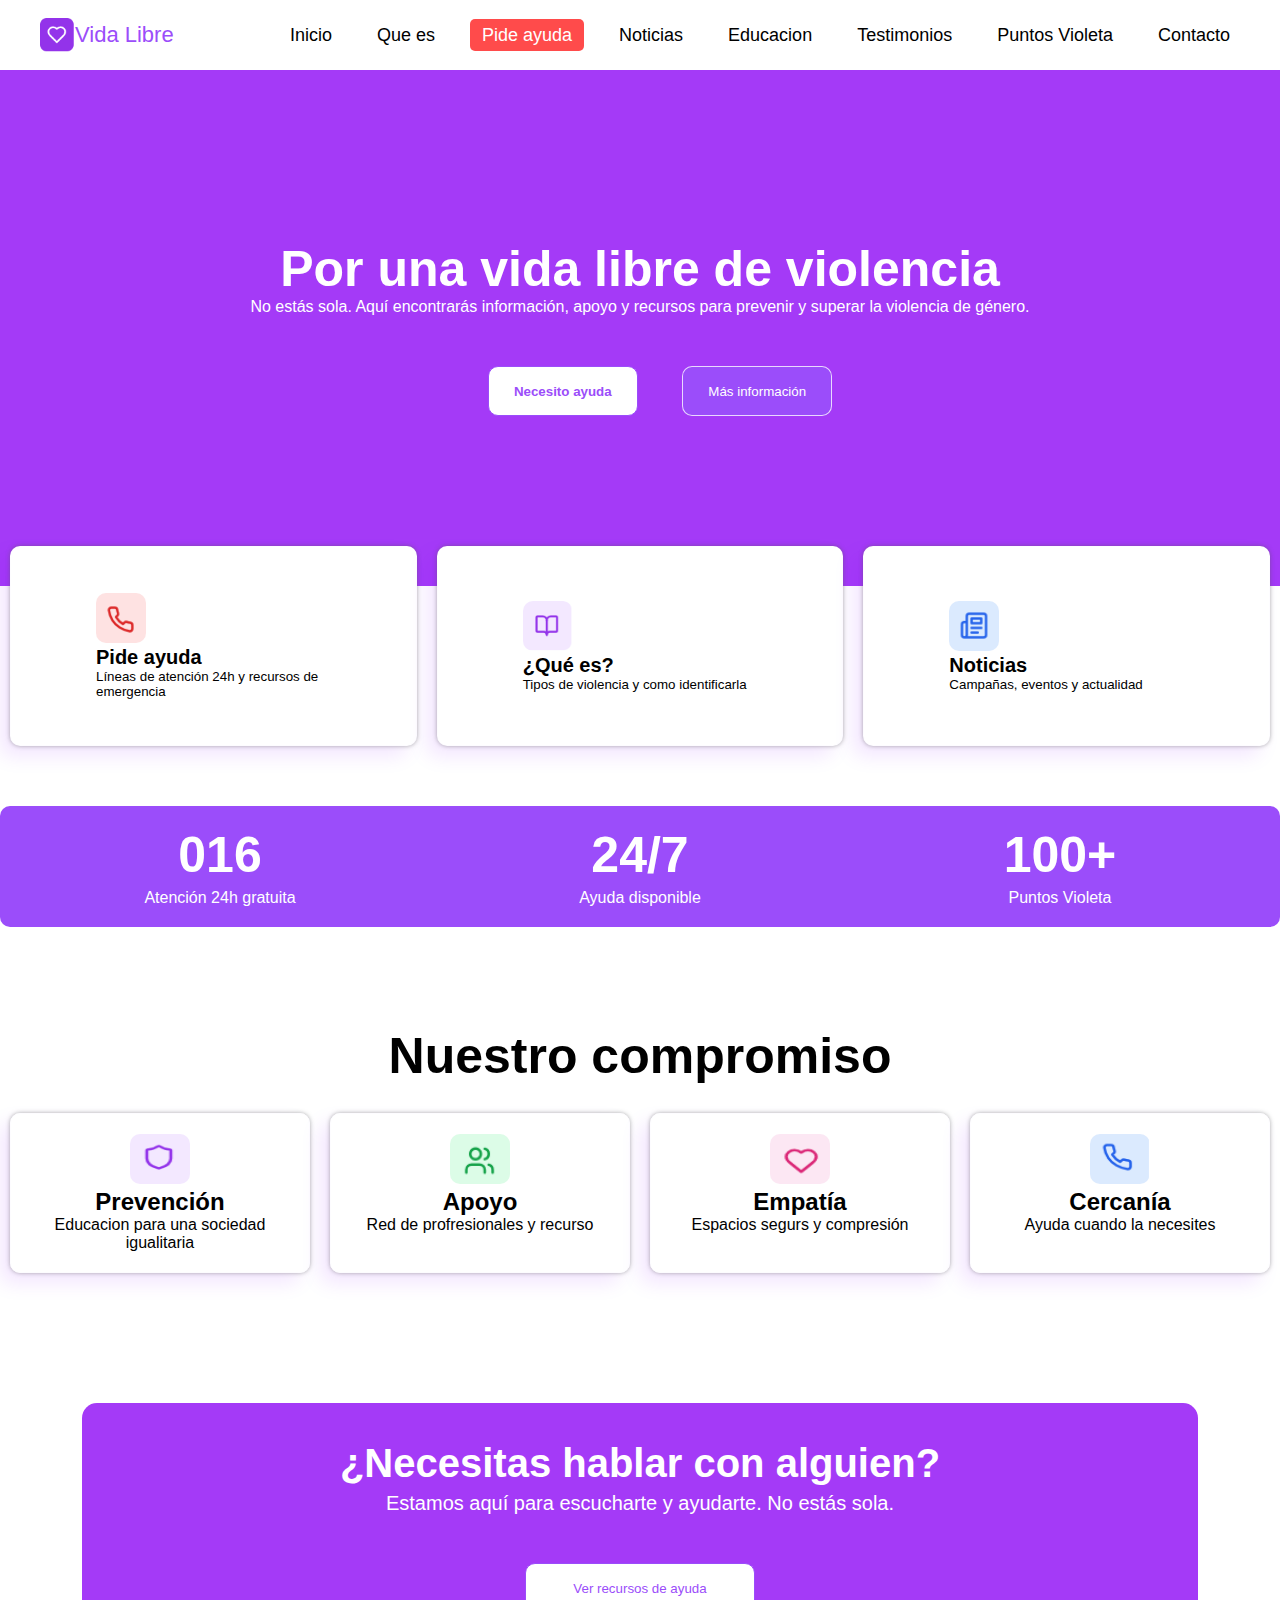
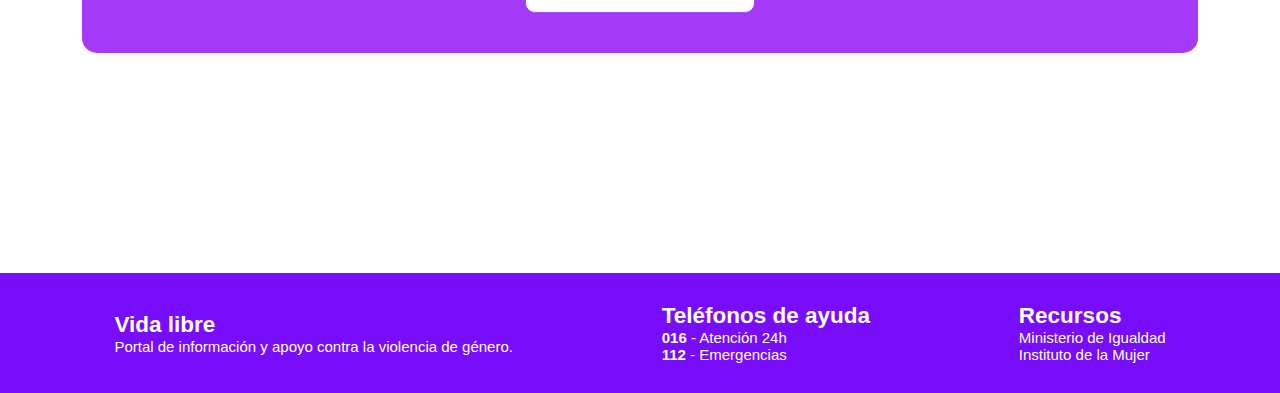
<file: index.html>
<!DOCTYPE html>
<html lang="en">
<head>
    <meta charset="UTF-8">
    <meta name="viewport" content="width=device-width, initial-scale=1.0">
    <title>Vida libre</title>
    <link rel="stylesheet" href="estilo.css">
</head>
<body>
    <header id="cabecera">
        <div id="vidalibre">
            <img src="imagenes/corazon.png" alt="corazon" width="35">
            <span class="morado"> Vida Libre</span>
        </div>
        <div class="hamburguesa" onclick="toggleMenu()">☰</div>
        <nav id="menu">
            <div><a href="#" class="blanco">Inicio</a></div>
            <div><a href="#" class="blanco">Que es</a></div>
            <div><a href="#" class="rojo">Pide ayuda</a></div>
            <div><a href="#" class="blanco">Noticias</a></div>
            <div><a href="#" class="blanco">Educacion</a></div>
            <div><a href="#" class="blanco">Testimonios</a></div>
            <div><a href="#" class="blanco">Puntos Violeta</a></div>
            <div><a href="#" class="blanco">Contacto</a></div>
        </nav>
    </header>
    <section id="debajodecabecera">
        <div>
            <h1 class="margentop">Por una vida libre de violencia</h1>
            <p>No estás sola. Aquí encontrarás información, apoyo y recursos para 
                prevenir y superar la violencia de género.</p>
            <button class="botonblanco"><strong>Necesito ayuda</strong></button>
            <button class="botonmorado">Más información</button>
        </div>
    </section>
    <section id="cuadradosapaginas">
        <div class="cuadradosapaginas">
            <button>
                <img src="imagenes/telefonorojo.png" alt="icono de telefono" width="50px" height="50px">
                <br>
                <h2>Pide ayuda</h2>
                <p>Líneas de atención 24h y recursos de emergencia</p>
            </button>
            <button>
                <img src="imagenes/libro.png" alt="icono de libro" width="50px" height="50px">
                <br>
                <h2>¿Qué es?</h2>
                <p>Tipos de violencia y como identificarla</p>
            </button>
            <button>
                <img src="imagenes/noticias.png" alt="icono de noticias " width="50px" height="50px">
                <br>
                <h2>Noticias</h2>
                <p>Campañas, eventos y actualidad</p>
            </button>   
        </div>
        <div class="infohorarios">
            <div>
                <h2>016</h2>
                <p>Atención 24h gratuita</p>
            </div>
            <div>
                <h2>24/7</h2>
                <p>Ayuda disponible</p>
            </div>
            <div>
                <h2>100+</h2>
                Puntos Violeta
            </div>
        </div>
    </section>
    <section id="compromiso">
            <h1>Nuestro compromiso</h1>
            <br>
        <div id="compromisos">
            <div>
                <img src="imagenes/escudo.png" alt="icono de escudo">
                <br>
                <h2>Prevención</h2>
                <p>Educacion para una sociedad igualitaria</p>
            </div>
            <div>
                <img src="imagenes/apoyo.png" alt="icono de apoyo">
                <br>
                <h2>Apoyo</h2>
                <p>Red de profresionales y recurso</p>
            </div>
            <div>
                <img src="imagenes/empatia.png" alt="icono de corazon">
                <br>
                <h2>Empatía</h2>
                <p>Espacios segurs y compresión</p>
            </div>
            <div>
                <img src="imagenes/cercania.png" alt="icono de telefono">
                <br>
                <h2>Cercanía</h2>
                <p>Ayuda cuando la necesites</p>
            </div>
        </div>
    </section>
    <section id="pregunta">
        <div class="preguntacontenido">
            <div class="texto">
                <h1>¿Necesitas hablar con alguien?</h1>
                <p>Estamos aquí para escucharte y ayudarte. No estás sola.</p>
                <br>
            </div>
            <div>
                <button><p>Ver recursos de ayuda</p></button>
            </div>
        </div>
    </section>
    <footer id="piepagina">
        <div>
            <h2>Vida libre</h2>
            <p>Portal de información y apoyo contra la violencia de género.</p>
        </div>
        <div>
            <h2>Teléfonos de ayuda</h2>
            <p><strong>016</strong> - Atención 24h</p>
            <p><strong>112</strong> - Emergencias</p>
        </div>
        <div>
            <h2>Recursos</h2>
            <p>Ministerio de Igualdad</p>
            <p>Instituto de la Mujer</p>
        </div>
    </footer>
    <script>
        function toggleMenu() {
            const menu = document.querySelector('#menu');
            menu.style.display = menu.style.display === "flex" ? "none" : "flex";
        }
    </script>
</body>
</html>
</file>
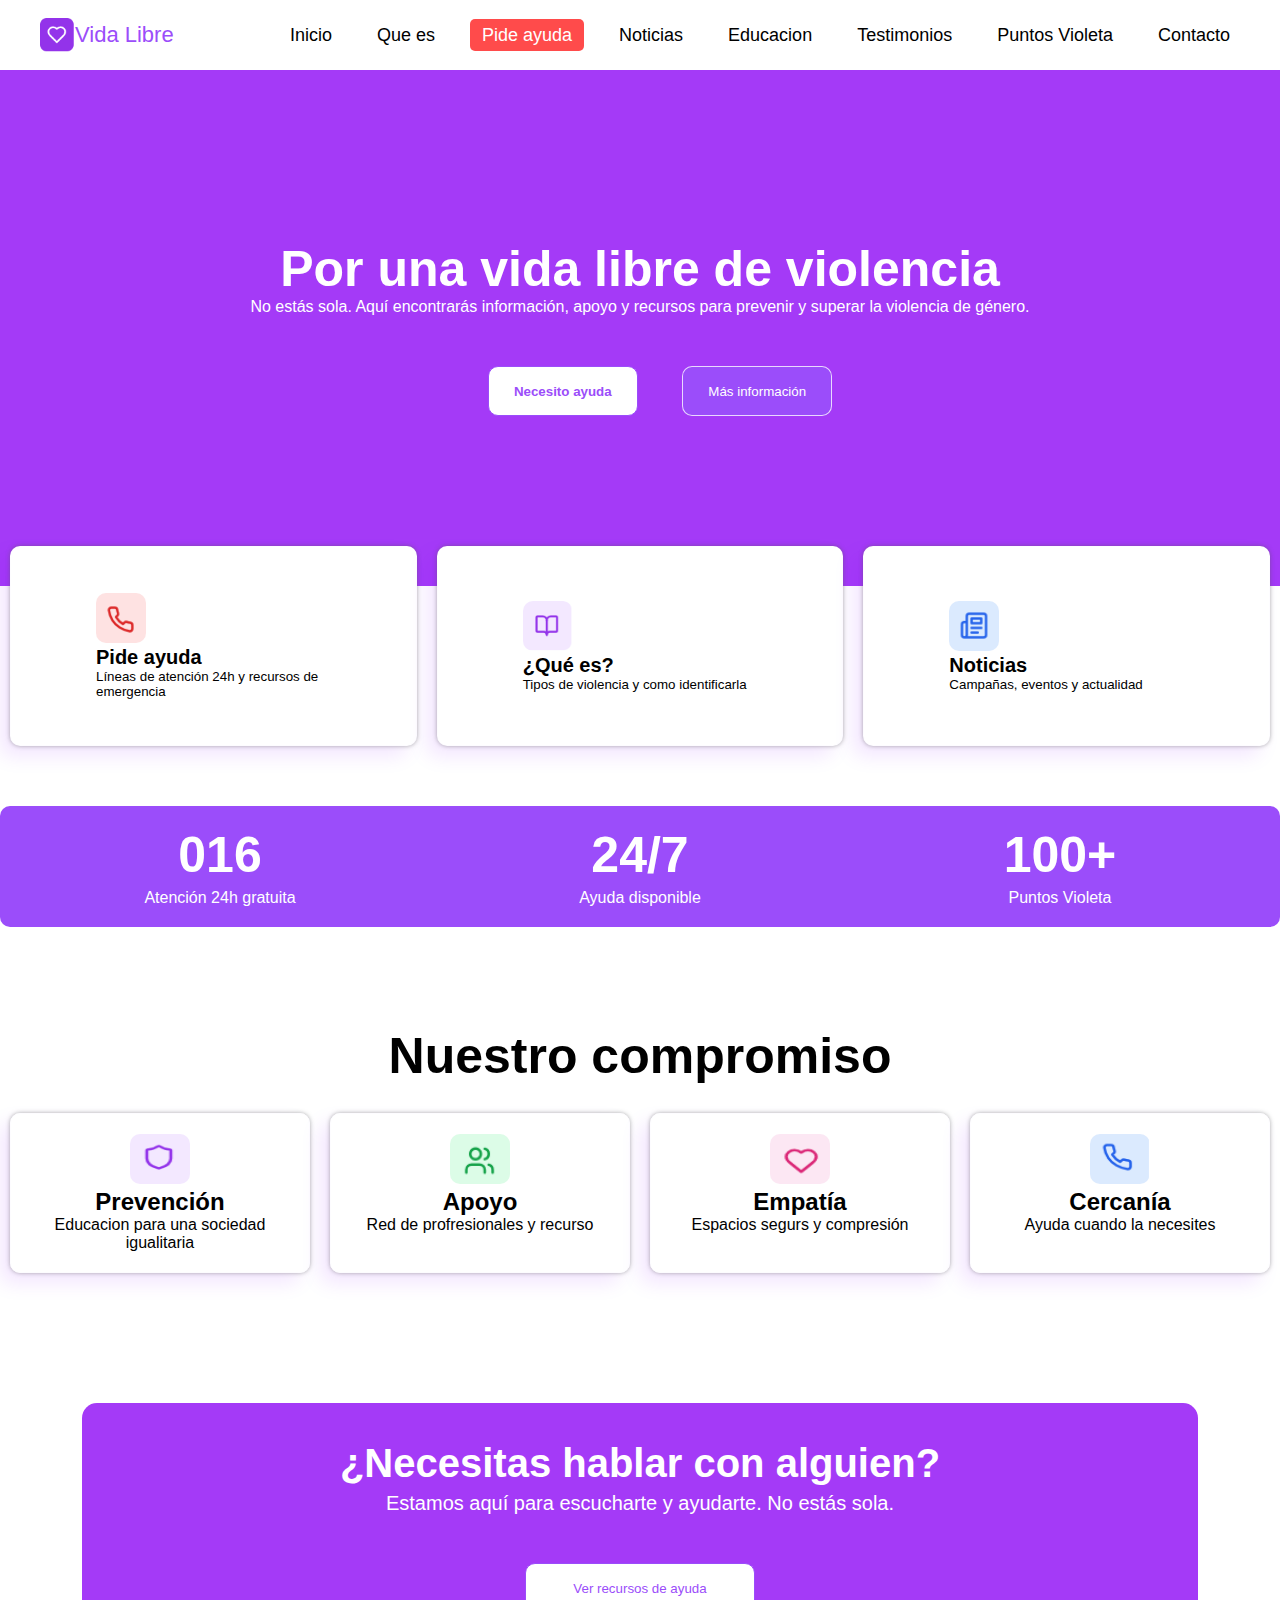
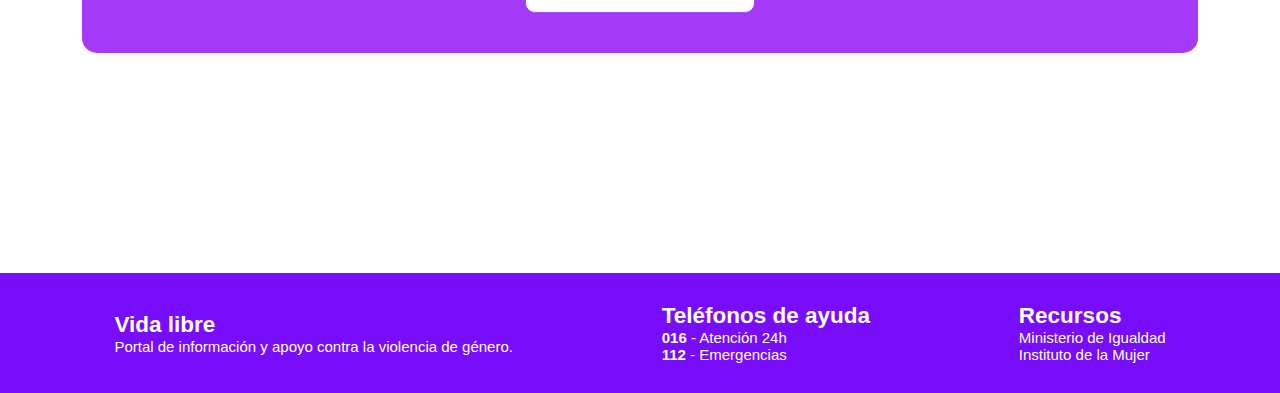
<file: inicio.html>
<!DOCTYPE html>
<html lang="en">
<head>
    <meta charset="UTF-8">
    <meta name="viewport" content="width=device-width, initial-scale=1.0">
    <title>Vida libre</title>
    <link rel="stylesheet" href="estilo.css">
</head>
<body>
    <header id="cabecera">
        <div id="vidalibre">
            <img src="imagenes/corazon.png" alt="corazon" width="35">
            <span class="morado"> Vida Libre</span>
        </div>
        <div class="hamburguesa" onclick="toggleMenu()">☰</div>
        <nav id="menu">
            <div><a href="#" class="blanco">Inicio</a></div>
            <div><a href="#" class="blanco">Que es</a></div>
            <div><a href="#" class="rojo">Pide ayuda</a></div>
            <div><a href="#" class="blanco">Noticias</a></div>
            <div><a href="#" class="blanco">Educacion</a></div>
            <div><a href="#" class="blanco">Testimonios</a></div>
            <div><a href="#" class="blanco">Puntos Violeta</a></div>
            <div><a href="#" class="blanco">Contacto</a></div>
        </nav>
    </header>
    <section id="debajodecabecera">
        <div>
            <h1 class="margentop">Por una vida libre de violencia</h1>
            <p>No estás sola. Aquí encontrarás información, apoyo y recursos para 
                prevenir y superar la violencia de género.</p>
            <button class="botonblanco"><strong>Necesito ayuda</strong></button>
            <button class="botonmorado">Más información</button>
        </div>
    </section>
    <section id="cuadradosapaginas">
        <div class="cuadradosapaginas">
            <button>
                <img src="imagenes/telefonorojo.png" alt="icono de telefono" width="50px" height="50px">
                <br>
                <h2>Pide ayuda</h2>
                <p>Líneas de atención 24h y recursos de emergencia</p>
            </button>
            <button>
                <img src="imagenes/libro.png" alt="icono de libro" width="50px" height="50px">
                <br>
                <h2>¿Qué es?</h2>
                <p>Tipos de violencia y como identificarla</p>
            </button>
            <button>
                <img src="imagenes/noticias.png" alt="icono de noticias " width="50px" height="50px">
                <br>
                <h2>Noticias</h2>
                <p>Campañas, eventos y actualidad</p>
            </button>   
        </div>
        <div class="infohorarios">
            <div>
                <h2>016</h2>
                <p>Atención 24h gratuita</p>
            </div>
            <div>
                <h2>24/7</h2>
                <p>Ayuda disponible</p>
            </div>
            <div>
                <h2>100+</h2>
                Puntos Violeta
            </div>
        </div>
    </section>
    <section id="compromiso">
            <h1>Nuestro compromiso</h1>
            <br>
        <div id="compromisos">
            <div>
                <img src="imagenes/escudo.png" alt="icono de escudo">
                <br>
                <h2>Prevención</h2>
                <p>Educacion para una sociedad igualitaria</p>
            </div>
            <div>
                <img src="imagenes/apoyo.png" alt="icono de apoyo">
                <br>
                <h2>Apoyo</h2>
                <p>Red de profresionales y recurso</p>
            </div>
            <div>
                <img src="imagenes/empatia.png" alt="icono de corazon">
                <br>
                <h2>Empatía</h2>
                <p>Espacios segurs y compresión</p>
            </div>
            <div>
                <img src="imagenes/cercania.png" alt="icono de telefono">
                <br>
                <h2>Cercanía</h2>
                <p>Ayuda cuando la necesites</p>
            </div>
        </div>
    </section>
    <section id="pregunta">
        <div class="preguntacontenido">
            <div class="texto">
                <h1>¿Necesitas hablar con alguien?</h1>
                <p>Estamos aquí para escucharte y ayudarte. No estás sola.</p>
                <br>
            </div>
            <div>
                <button><p>Ver recursos de ayuda</p></button>
            </div>
        </div>
    </section>
    <footer id="piepagina">
        <div>
            <h2>Vida libre</h2>
            <p>Portal de información y apoyo contra la violencia de género.</p>
        </div>
        <div>
            <h2>Teléfonos de ayuda</h2>
            <p><strong>016</strong> - Atención 24h</p>
            <p><strong>112</strong> - Emergencias</p>
        </div>
        <div>
            <h2>Recursos</h2>
            <p>Ministerio de Igualdad</p>
            <p>Instituto de la Mujer</p>
        </div>
    </footer>
    <script>
        function toggleMenu() {
            const menu = document.querySelector('#menu');
            menu.style.display = menu.style.display === "flex" ? "none" : "flex";
        }
    </script>
</body>
</html>
</file>
<file: estilo.css>
* {
    margin: 0;
    padding: 0;
    box-sizing: border-box;
    font-family: Arial, Helvetica, sans-serif;
}
#cabecera{
    width: 100%;
    height: 70px;
    display: flex;
    align-items: center;
    justify-content: space-around;
    padding: 0 40px;
    z-index: 1000;
    top: 0;
    background: white;
    position: fixed;
}
#vidalibre{
    display: flex;
    align-items: center;
    justify-content: left;
    font-size: 22px;
    margin-right: auto;
}
#menu{
    display: flex;
    align-items: center;
    gap: 25px;
}

#menu a{
    text-decoration: none;
    font-size: 18px;
}
.rojo{
    background: #ff4b4b;
    color: white;
    padding: 6px 12px;
    border-radius: 5px;
}
.rojo:hover{
    background-color: #960000;
    cursor: pointer;
}
.rojo:active{
    background-color: #7d0000;
    cursor: pointer;
}
.blanco{
    background-color: transparent;
    color: #000000;
    border-radius: 10px;
    padding: 3px 10px;
    font-size: 18px;
}
.blanco:hover{
    background-color: #e7e7e7;
    cursor: pointer;
}
.blanco:active{
    background-color: #bcbbbb;
    cursor: pointer;
}
.hamburguesa{
    display: none;
    font-size: 30px;
    cursor: pointer;
}
@media (max-width: 900px) {
    #menu {
        display: none;
        position: absolute;
        top: 70px;
        right: 0;
        background: white;
        width: 200px;
        flex-direction: column;
        padding: 20px;
        box-shadow: 0 20px 35px rgba(132, 0, 255, 0.1), 0 5px 15px rgba(174, 0, 255, 0.1);
    }
    .hamburguesa{
        display: block;
        color: #7d20ff;
        margin-left: auto;
    }
    #menu a{
        padding: 10px 0;
    }
}


#debajodecabecera{
    margin-top: 70px;
    width: 100%;
    padding: 120px 20px;
    text-align: center;
    background: #a43af7;
    color: white;
}
#debajodecabecera div h1{
    margin-top: 50px;
    font-size: 50px;
}
#debajodecabecera div p{
    margin-bottom: 50px;
}
#debajodecabecera div button{
    margin-bottom: 50px;
}
.morado{
    color: #9b4dfa;
}
.botonmorado{
    background-color: #9b4dfa;
    color: rgb(255, 255, 255);
    border: 1px solid rgba(253, 251, 255, 0.8);
    height: 50px;
    width: 150px;
    border-radius: 10px;
    margin-left: 40px;
}
.botonmorado:hover{
    background-color: #ffffff;
    cursor: pointer;
    color: #9b4dfa;
}
.botonmorado:active{
    background-color: #bcbbbb;
    cursor: pointer;
    color: #9b4dfa;
}
.botonblanco{
    background-color: rgb(255, 255, 255);
    color: #9b4dfa;
    border: 1px solid #9b4dfa;
    height: 50px;
    width: 150px;
    border-radius: 10px;
    margin-left: 40px;
}
.botonblanco:hover{
    background-color: #e7e7e7;
    cursor: pointer;
}
.botonblanco:active{
    background-color: #bcbbbb;
    cursor: pointer;
}


.cuadradosapaginas{
    display: flex;
    flex-wrap: wrap;
    justify-content: space-around;
}
.cuadradosapaginas button{
    flex-grow: 1;
    flex-basis: 300px;
    text-align: left;
    width: 250px;
    box-shadow: 0 0px 4px rgba(90, 89, 89, 0.5), -10px 10px 20px rgba(140, 0, 255, 0.1);
    border-radius: 10px;
    border: 1px solid rgba(253, 251, 255, 0.8);
    padding: 20px 85px;
    margin: 10px;
    background-color: white;
    position: relative;
    bottom: 50px;
    height: 200px;
}
.cuadradosapaginas button:hover{
    transform: translateY(-5px);
    box-shadow: 0 0px 8px rgba(90, 89, 89, 0.7), 0px 30px 20px rgba(140, 0, 255, 0.2);
    cursor: pointer;
}
.cuadradosapaginas button:active{
    transform: translateY(5px);
    box-shadow: 0 0px 4px rgba(90, 89, 89, 0.5), -10px 10px 20px rgba(140, 0, 255, 0.1);
}
.cuadradosapaginas button img{
    width: 50px;
    height: 50px;
    border-radius: 10px;
}




.infohorarios{
    display: flex;
    flex-wrap: wrap;
    justify-content: space-around;
    background-color: #9b4dfa;
    color: white;
    text-align: center;
    padding: 20px 10px;
    border-radius: 10px;   
}
.infohorarios div{
    flex-grow: 1;
    flex-basis: 200px;
}
.infohorarios div h2{
    font-size: 50px;
    margin-bottom: 5px;
}




#compromiso h1{
    margin-top: 100px;
    text-align: center;
    font-size: 50px;
}
#compromisos{
    display: flex;
    flex-wrap: wrap;
    justify-content: space-around;
}
#compromisos div{
    flex-grow: 1;
    flex-basis: 200px;
    text-align: center;
    width: 250px;
    box-shadow: 0 0px 4px rgba(90, 89, 89, 0.5), -10px 10px 20px rgba(140, 0, 255, 0.1);
    border-radius: 10px;
    border: 1px solid rgba(253, 251, 255, 0.8);
    padding: 20px 35px;
    justify-content: space-around;
    margin: 10px;
}
#compromisos div img{
    width: 60px;
    height: 50px;
    border-radius: 10px;
}




#pregunta{
    display: flex;
    flex-wrap: wrap;
    justify-content: space-around;
    padding: 120px 20px;
    justify-items: center;
    

}
.preguntacontenido{
    background-color: #a43af7;
    color: white;
    padding: 40px 20px;
    border-radius: 15px;
    width: 90%;
    text-align: center;
    justify-items: center;
}
.texto{
    font-size: 20px;
    line-height: 2.5rem;
}
.preguntacontenido button{
    display: flex;
    justify-content: center;
    align-items: center;
    background-color: white;
    color: #9b4dfa;
    border: 1px solid #9b4dfa;
    height: 50px;
    width: 230px;
    border-radius: 10px;
}
.preguntacontenido button:hover{
    background-color: #e7e7e7;
    cursor: pointer;
}
.preguntacontenido button:active{
    background-color: #bcbbbb;
    cursor: pointer;
}

#piepagina{
    display: flex;
    flex-wrap: wrap;
    align-items: center;
    justify-content: space-around;
    background-color: #780dfb;
    color: white;
    font-size: 15px;
    margin-top: 100px;
    padding: 30px 40px;
    bottom: 0;
}
</file>
